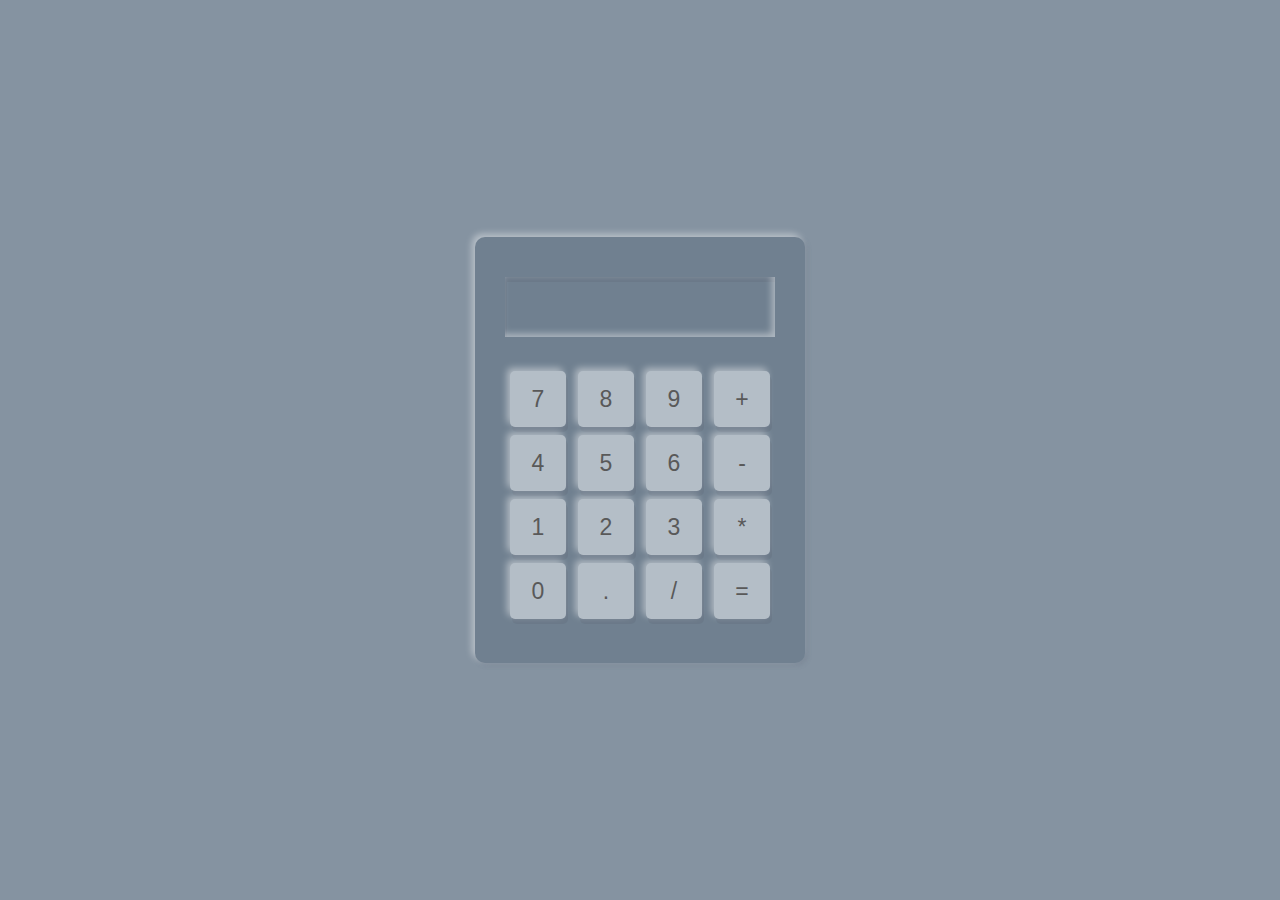
<file: Calculator JS/index.html>
<!DOCTYPE html>
<html lang="en">
  <head>
    <meta charset="UTF-8" />
    <meta name="viewport" content="width=device-width, initial-scale=1.0" />
    <title>Calculator</title>
    <link rel="stylesheet" href="style.css" />
  </head>
  <body>
    <div class="calculator">
      <form action="#" name="form">
        <div class="result">
          <input type="text" name="disp" id="disp" />
        </div>
        <div class="buttons">
          <div class="row">
            <input type="button" value="7" name="v7" onclick="val(v7.value)" />
            <input type="button" value="8" name="v8" onclick="val(v8.value)" />
            <input type="button" value="9" name="v9" onclick="val(v9.value)" />
            <input
              type="button"
              value="+"
              name="add"
              onclick="val(add.value)" />
          </div>
          <div class="row">
            <input type="button" value="4" name="v4" onclick="val(v4.value)" />
            <input type="button" value="5" name="v5" onclick="val(v5.value)" />
            <input type="button" value="6" name="v6" onclick="val(v6.value)" />
            <input
              type="button"
              value="-"
              name="sub"
              onclick="val(sub.value)" />
          </div>
          <div class="row">
            <input type="button" value="1" name="v1" onclick="val(v1.value)" />
            <input type="button" value="2" name="v2" onclick="val(v2.value)" />
            <input type="button" value="3" name="v3" onclick="val(v3.value)" />
            <input
              type="button"
              value="*"
              name="mul"
              onclick="val(mul.value)" />
          </div>
          <div class="row">
            <input type="button" value="0" name="v0" onclick="val(v0.value)" />
            <input
              type="button"
              value="."
              name="vdot"
              onclick="val(vdot.value)" />
            <input
              type="button"
              value="/"
              name="vdiv"
              onclick="val(vdiv.value)" />
            <input
              type="button"
              title="click two times to clear result"
              value="="
              name="veql"
              onclick="calculate()" />
          </div>
        </div>
      </form>
    </div>
    <script>
      function val(result) {
        form.disp.value = form.disp.value + result;
      }
      function calculate() {
        if (form.disp.value == " ") {
          alert("Please eneter a number");
        } else {
          form.disp.value = eval(form.disp.value);
        }
      }
      var btn = form.veql;
      btn.addEventListener("dblclick", function () {
        form.disp.value = ""; //when we click on equal btn the res will be clear
      });
    </script>
  </body>
</html>
</file>
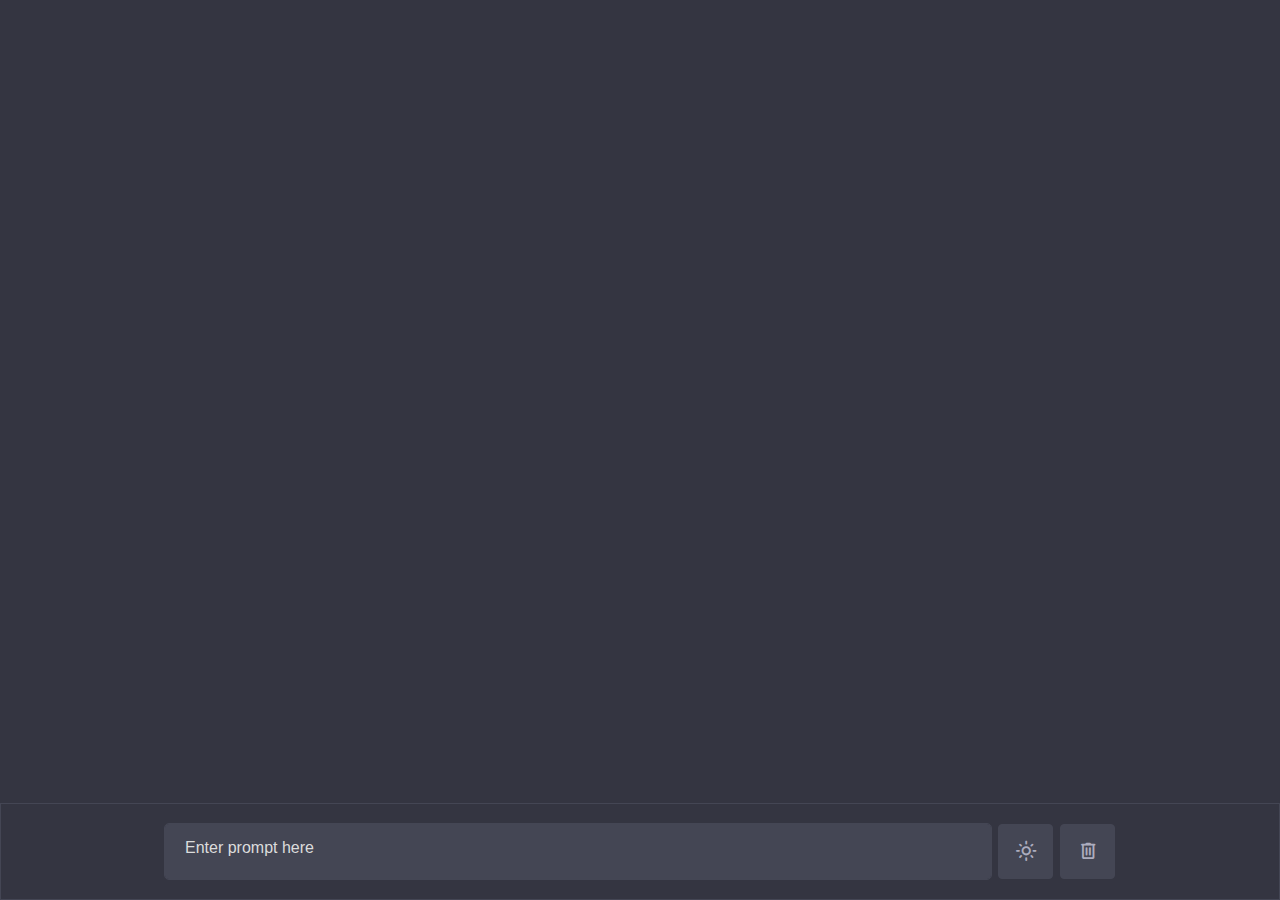
<file: ChatGPT JS/index.html>
<!DOCTYPE html>
<html lang="en">
  <head>
    <meta charset="UTF-8" />
    <meta name="viewport" content="width=device-width, initial-scale=1.0" />
    <title>Chat GTP clone</title>
    <link rel="stylesheet" href="style.css" />
    <link
      rel="stylesheet"
      href="https://fonts.googleapis.com/css2?family=Material+Symbols+Rounded:opsz,wght,FILL,GRAD@20..48,100..700,0..1,-50..200" />
    <script src="script.js" defer></script>
  </head>
  <body>
    <div class="chat-conatiner">
      <!-- <div class="chat outgoing">
        <div class="chat-content">
          <div class="chat-deatils">
            <img src="images/user.jpg" alt="user" />
            <p>
              Lorem ipsum dolor sit amet consectetur adipisicing elit. Aliquam
              vero perferendis eveniet ea odio odit modi rem, adipisci
              recusandae natus commodi molestias necessitatibus nesciunt in
              voluptates. Quos ea laudantium accusamus.
            </p>
          </div>
        </div>
      </div>
      
      </div>
      <div class="chat incoming">
        <div class="chat-content">
          <div class="chat-deatils">
            <img src="images/chatbot.jpg" alt="chatbot" />
            <div class="typing-animation">
              <div class="typing-dot" style="--delay: 0.2s"></div>
              <div class="typing-dot" style="--delay: 0.3s"></div>
              <div class="typing-dot" style="--delay: 0.4s"></div>
            </div>
          </div>
          <span class="material-symbols-rounded">content_copy</span>
        </div>
      </div> -->
    </div>

    <div class="typing-container">
      <div class="typing-content">
        <div class="typing-textarea">
          <textarea
            id="chat-input"
            placeholder="Enter prompt here"
            required></textarea>
          <span id="send-btn" class="material-symbols-rounded">send</span>
        </div>
        <div class="typing-controls">
          <span id="theme-btn" class="material-symbols-rounded"
            >light_mode</span
          >
          <span id="delete-btn" class="material-symbols-rounded">delete</span>
        </div>
      </div>
    </div>
  </body>
</html>
</file>
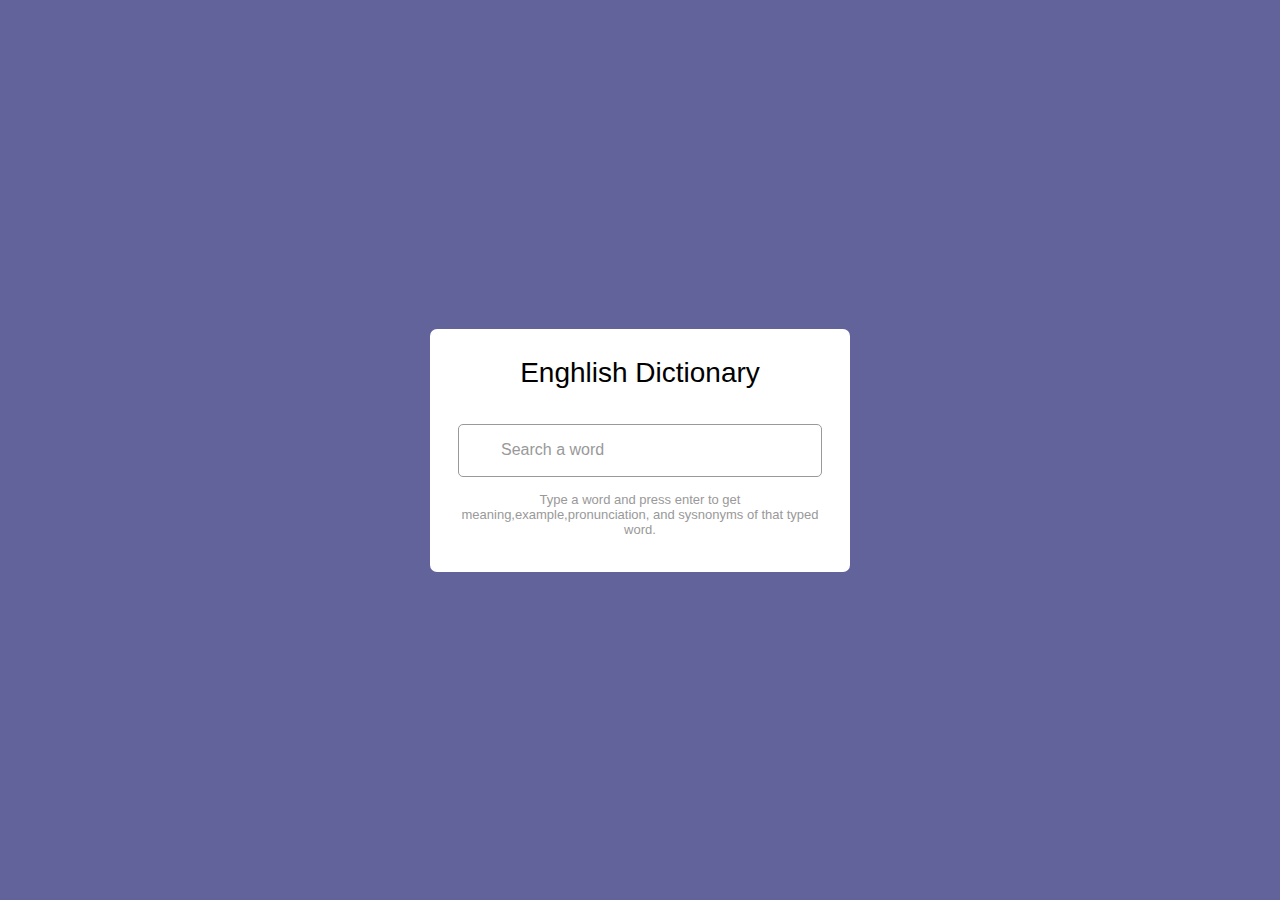
<file: Dictionary JS/index.html>
<!DOCTYPE html>
<html lang="en">
  <head>
    <meta charset="UTF-8" />
    <meta name="viewport" content="width=device-width, initial-scale=1.0" />
    <title>Dictionary</title>
    <link rel="stylesheet" href="style.css" />
    <link
      rel="stylesheet"
      href="https://fonts.googleapis.com/css2?family=Material+Icons" />
    <link
      rel="stylesheet"
      href="https://cdnjs.cloudflare.com/ajax/libs/font-awesome/6.5.2/css/all.min.css"
      integrity="sha512-SnH5WK+bZxgPHs44uWIX+LLJAJ9/2PkPKZ5QiAj6Ta86w+fsb2TkcmfRyVX3pBnMFcV7oQPJkl9QevSCWr3W6A=="
      crossorigin="anonymous"
      referrerpolicy="no-referrer" />
  </head>
  <body>
    <div class="wrapper">
      <header>Enghlish Dictionary</header>
      <div class="search">
        <input type="text" placeholder="Search a word" required />
        <i class="fas fa-search"></i>
        <span class="material-icons">close</span>
      </div>
      <p class="info-text">
        Type a word and press enter to get meaning,example,pronunciation, and
        sysnonyms of that typed word.
      </p>
      <ul>
        <li class="word">
          <div class="details">
            <p>happy</p>
            <span>___</span>
          </div>
          <i class="fas fa-volume-up"></i>
        </li>
        <div class="content">
          <li class="meaning">
            <div class="details">
              <p>Meaning</p>
              <span>___</span>
            </div>
          </li>
          <!-- <li class="example">
            <div class="details">
              <p>Example</p>
              <span>___</span>
            </div>
          </li> -->
          <!-- <li class="synonyms">
            <div class="details">
              <p>Synonyms</p>
              <div class="list"></div>
            </div>
          </li> -->
        </div>
      </ul>
    </div>
    <script src="script.js"></script>
  </body>
</html>
</file>
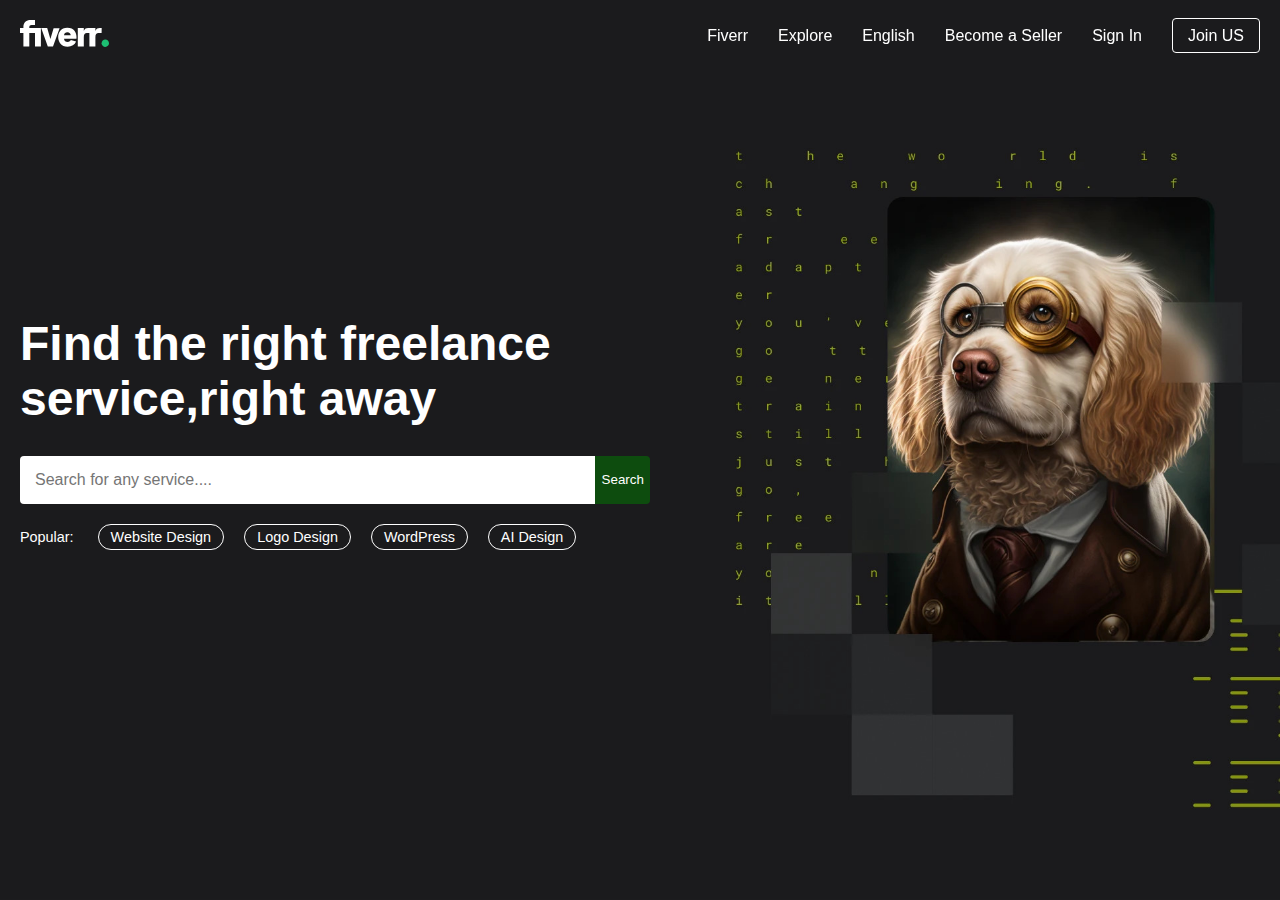
<file: Fiver like site JS/index.html>
<!DOCTYPE html>
<html lang="en">
  <head>
    <meta charset="UTF-8" />
    <meta name="viewport" content="width=device-width, initial-scale=1.0" />
    <link
      rel="stylesheet"
      href="https://cdnjs.cloudflare.com/ajax/libs/font-awesome/4.7.0/css/font-awesome.min.css" />
    <link
      rel="stylesheet"
      href="https://fonts.googleapis.com/css2?family=Material+Symbols+Outlined:opsz,wght,FILL,GRAD@20..48,100..700,0..1,-50..200" />
    <title>Fiverr Like Site</title>
    <link rel="stylesheet" href="style.css" />
  </head>
  <body>
    <header>
      <nav class="navbar">
        <a href="#" class="logo">
          <img src="images/logo.svg" alt="logo" />
        </a>
        <ul class="menu-links">
          <span id="close-menu-btn" class="material-symbols-outlined"
            >close</span
          >
          <li><a href="#">Fiverr</a></li>
          <li><a href="#">Explore</a></li>
          <li class="language-item"><a href="#">English</a></li>
          <li><a href="#">Become a Seller</a></li>
          <li><a href="#">Sign In</a></li>
          <li class="join-btn"><a href="#">Join US</a></li>
        </ul>
        <span id="hamburger-btn" class="material-symbols-outlined">menu</span>
      </nav>
    </header>
    <section class="hero-section">
      <div class="content">
        <h1>Find the right freelance service,right away</h1>
        <form action="#" class="search-form">
          <input
            type="text"
            placeholder="Search for any service...."
            required />
          <button type="submit">Search</button>
        </form>
        <div class="popular-tags">
          Popular:
          <ul class="tags">
            <li><a href="#">Website Design</a></li>
            <li><a href="#">Logo Design</a></li>
            <li><a href="#">WordPress</a></li>
            <li><a href="#">AI Design</a></li>
          </ul>
        </div>
      </div>
    </section>
    <script src="script.js"></script>
  </body>
</html>
</file>
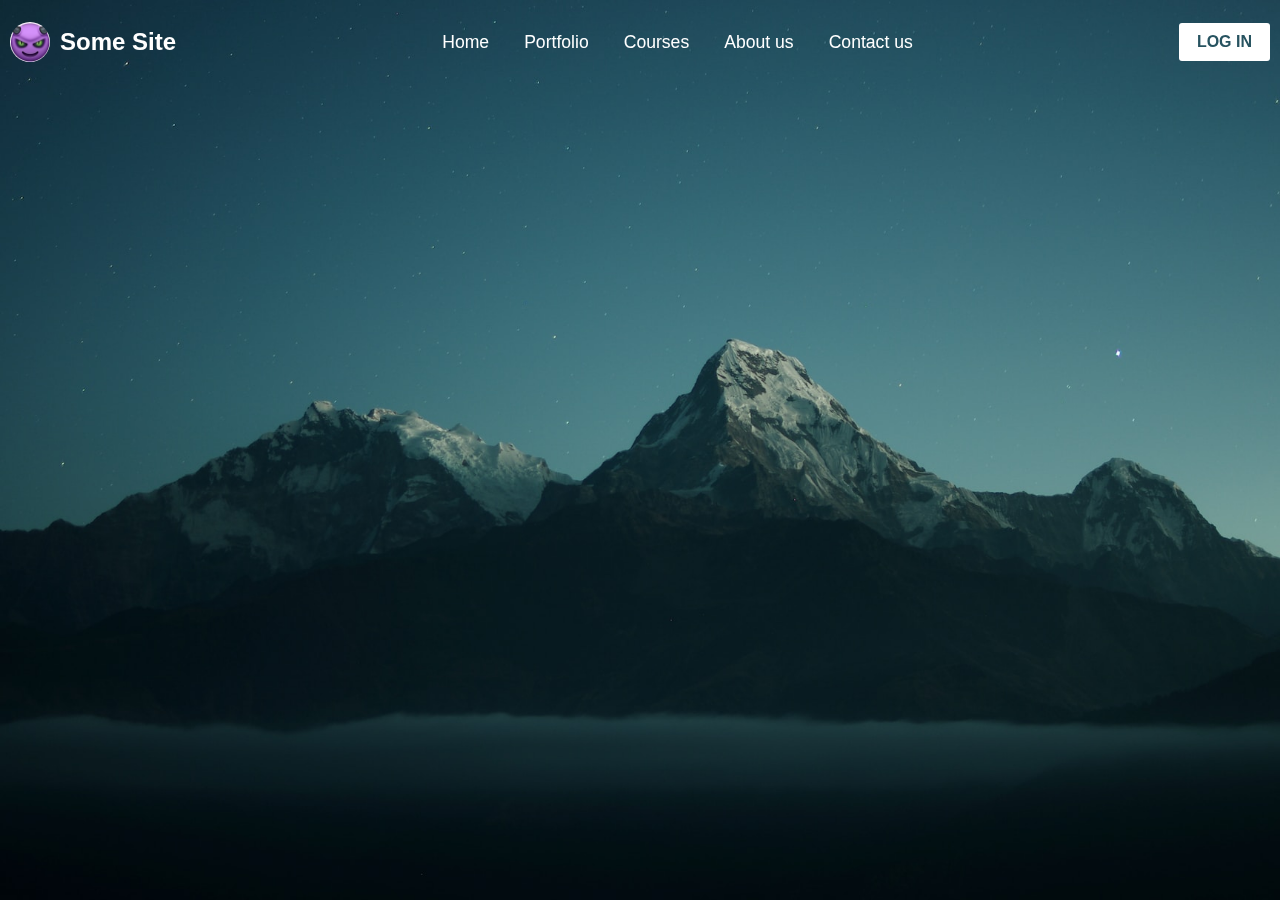
<file: Login Form/index.html>
<!DOCTYPE html>
<html lang="en">
  <head>
    <meta charset="UTF-8" />
    <meta name="viewport" content="width=device-width, initial-scale=1.0" />
    <title>Log in Form</title>
    <link rel="stylesheet" href="style.css" />
    <script src="script.js" defer></script>
  </head>
  <body>
    <header>
      <nav class="navbar">
        <a href="#" class="logo">
          <img src="images/logo.jpg" alt="logo" />
          <h2>Some Site</h2>
        </a>
        <ul class="links">
          <li><a href="#">Home</a></li>
          <li><a href="#">Portfolio</a></li>
          <li><a href="#">Courses</a></li>
          <li><a href="#">About us</a></li>
          <li><a href="#">Contact us</a></li>
        </ul>
        <button class="login-btn">LOG IN</button>
      </nav>
    </header>
    <div class="blur-bg-overlay"></div>
    <div class="form-popup">
      <span class="close-btn material-symbols-rounded">X</span>
      <div class="form-box login">
        <div class="form-details">
          <h2>Welcome Back</h2>
          <p>
            Please log in usin your personal information to stay connected with
            us
          </p>
        </div>
        <div class="form-content">
          <h2>Login</h2>
          <form action="#">
            <div class="input-field">
              <input type="text" required />
              <label>Email</label>
            </div>
            <div class="input-field">
              <input type="password" required />
              <label>Password</label>
            </div>
            <a href="#" class="forgot-pass">Forgot Password?</a>
            <button type="submit">Log In</button>
          </form>
          <div class="bottom-link">
            Don't have an account?
            <a href="#" id="signup-link">Sign up</a>
          </div>
        </div>
      </div>
      <div class="form-box signup">
        <div class="form-details">
          <h2>Create Account</h2>
          <p>Become part of our community</p>
        </div>
        <div class="form-content">
          <h2>Sign UP</h2>
          <form action="#">
            <div class="input-field">
              <input type="text" required />
              <label>Enter email</label>
            </div>
            <div class="input-field">
              <input type="password" required />
              <label>Create password</label>
            </div>
            <div class="policy-text">
              <input type="checkbox" id="policy" />
              <label for="policy">
                I agree the
                <a href="#">Terms and Conditions</a>
              </label>
            </div>
            <button type="submit">Sign Up</button>
          </form>
          <div class="bottom-link">
            Already have an account?
            <a href="#" id="login-link">Login</a>
          </div>
        </div>
      </div>
    </div>
  </body>
</html>
</file>
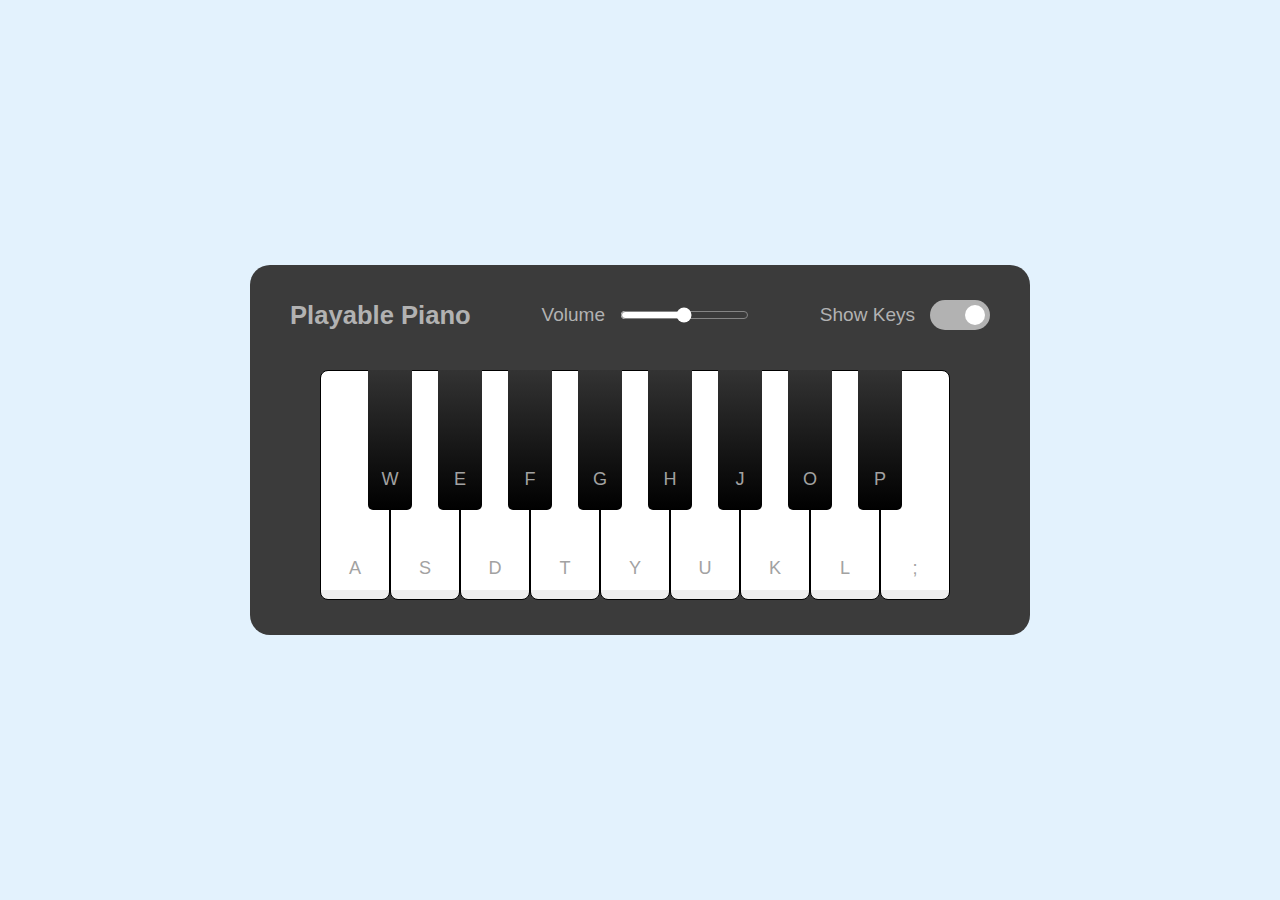
<file: Piano JS/index.html>
<!DOCTYPE html>
<html lang="en">
  <head>
    <meta charset="UTF-8" />
    <meta name="viewport" content="width=device-width, initial-scale=1.0" />
    <script src="script.js" defer></script>
    <title>Piano JS</title>
    <link rel="stylesheet" href="style.css" />
  </head>
  <body>
    <div class="wrapper">
      <header>
        <h2>Playable Piano</h2>
        <div class="column volume-slider">
          <span>Volume</span>
          <input type="range" min="0" max="1" value="0.5" step="any" />
        </div>
        <div class="column keys-checkbox">
          <span>Show Keys</span> <input type="checkbox" checked />
        </div>
      </header>
      <ul class="piano-keys">
        <li class="key white" data-key="a"><span>a</span></li>
        <li class="key black" data-key="w"><span>w</span></li>
        <li class="key white" data-key="s"><span>s</span></li>
        <li class="key black" data-key="e"><span>e</span></li>
        <li class="key white" data-key="d"><span>d</span></li>
        <li class="key black" data-key="f"><span>f</span></li>
        <li class="key white" data-key="t"><span>t</span></li>
        <li class="key black" data-key="g"><span>g</span></li>
        <li class="key white" data-key="y"><span>y</span></li>
        <li class="key black" data-key="h"><span>h</span></li>
        <li class="key white" data-key="u"><span>u</span></li>
        <li class="key black" data-key="j"><span>j</span></li>
        <li class="key white" data-key="k"><span>k</span></li>
        <li class="key black" data-key="o"><span>o</span></li>
        <li class="key white" data-key="l"><span>l</span></li>
        <li class="key black" data-key="p"><span>p</span></li>
        <li class="key white" data-key=";"><span>;</span></li>
      </ul>
    </div>
  </body>
</html>
</file>
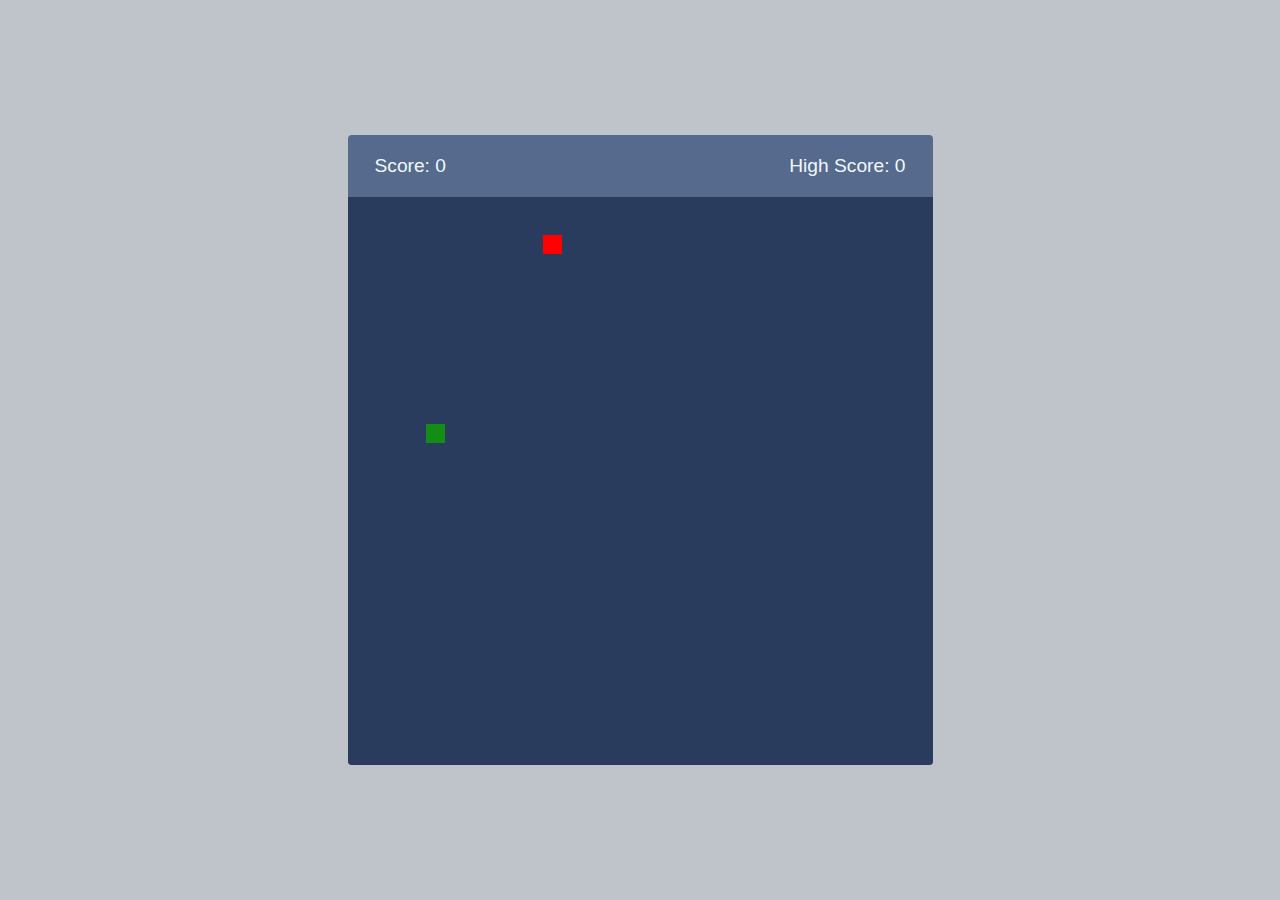
<file: Snake JS/index.html>
<!DOCTYPE html>
<html lang="en">
  <head>
    <meta charset="UTF-8" />
    <meta name="viewport" content="width=device-width, initial-scale=1.0" />
    <title>Snake Game</title>
    <link rel="stylesheet" href="style.css" />
    <script src="script.js" defer></script>
  </head>
  <body>
    <div class="wrapper">
      <div class="game-details">
        <span class="score"> Score: 0 </span>
        <span class="high-score"> High Score: 0 </span>
      </div>
      <div class="play-board"></div>
    </div>
  </body>
</html>
</file>
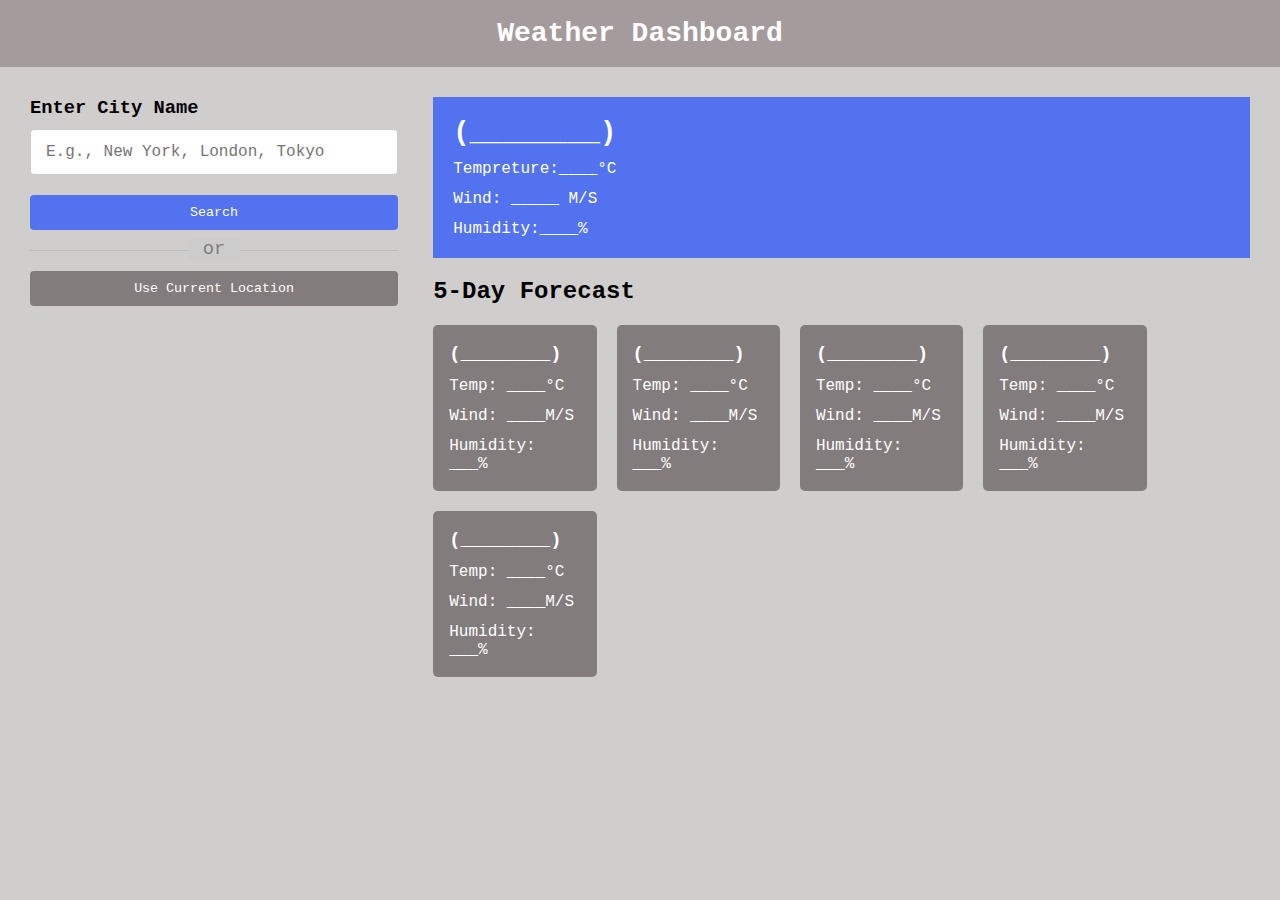
<file: Weather app JS/index.html>
<!DOCTYPE html>
<html lang="en">
  <head>
    <meta charset="UTF-8" />
    <meta name="viewport" content="width=device-width, initial-scale=1.0" />
    <title>Weather App</title>
    <link rel="stylesheet" href="style.css" />
    <script src="script.js" defer></script>
  </head>
  <body>
    <h1>Weather Dashboard</h1>
    <div class="container">
      <div class="weather-input">
        <h3>Enter City Name</h3>
        <input
          class="city-input"
          type="text"
          placeholder="E.g., New York, London, Tokyo" />
        <button class="search-btn">Search</button>
        <div class="separator"></div>
        <button class="location-btn">Use Current Location</button>
      </div>
      <div class="weather-data">
        <div class="current-weather">
          <div class="details">
            <h2>(________)</h2>
            <h4>Tempreture:____°C</h4>
            <h4>Wind: _____ M/S</h4>
            <h4>Humidity:____%</h4>
          </div>
        </div>
        <div class="days-forecast">
          <h2>5-Day Forecast</h2>
          <ul class="weather-cards">
            <li class="card">
              <h3>(________)</h3>
              <h4>Temp: ____°C</h4>
              <h4>Wind: ____M/S</h4>
              <h4>Humidity: ___%</h4>
            </li>
            <li class="card">
              <h3>(________)</h3>
              <h4>Temp: ____°C</h4>
              <h4>Wind: ____M/S</h4>
              <h4>Humidity: ___%</h4>
            </li>
            <li class="card">
              <h3>(________)</h3>
              <h4>Temp: ____°C</h4>
              <h4>Wind: ____M/S</h4>
              <h4>Humidity: ___%</h4>
            </li>
            <li class="card">
              <h3>(________)</h3>
              <h4>Temp: ____°C</h4>
              <h4>Wind: ____M/S</h4>
              <h4>Humidity: ___%</h4>
            </li>
            <li class="card">
              <h3>(________)</h3>
              <h4>Temp: ____°C</h4>
              <h4>Wind: ____M/S</h4>
              <h4>Humidity: ___%</h4>
            </li>
          </ul>
        </div>
      </div>
    </div>
  </body>
</html>
</file>
<file: Calculator JS/style.css>
* {
    margin: 0;
    padding: 0;
    user-select: none;
    box-sizing: border-box;
}

html,
body {
    height: 100%;
}

body {
    display: grid;
    place-items: center;
    background: rgba(112, 128, 144, 0.851);

}

.calculator {
    width: 330px;
    background-color: slategrey;
    padding: 40px 30px;
    border-radius: 10px;
    box-shadow: -3px -3px 7px #ffffff73,
        2px 2px 5px rgba(94, 104, 121, 0.288);
}

form .result {
    height: 60px;
    width: 100%;
    background: slategrey;
    box-shadow: inset -3px -3px 7px #ffffff73,
        inset 2px 5px rgba(94, 104, 121, 0.288);
}

.result input {
    width: 100%;
    height: 100%;
    background: none;
    border: none;
    outline: none;
    font-size: 30px;
    font-family: 'Poppins', sans-serif;
    font-weight: 500;
    padding: 0 20px;
    text-align: right;
    color: black;
    pointer-events: none;
}

form .buttons {
    text-align: center;
    padding: 30px 0 0 0;
}

.buttons input[type="button"] {
    height: 56px;
    width: 56px;
    font-size: 23px;
    margin: 4px;
    border: none;
    outline: none;
    border-radius: 5px;
    color: #595959;
    background: rgb(180, 190, 199);
    box-shadow: -3px -3px 7px #ffffff73,
        2px 5px rgba(94, 104, 121, 0.288);
}

.buttons input[type="button"]:focus {
    color: #212222;
    transform: scale(0.9);
    box-shadow: inset -3px -3px 7px #ffffff73,
        inset 2px 5px rgba(94, 104, 121, 0.288);
}
</file>
<file: ChatGPT JS/style.css>
* {
    margin: 0;
    padding: 0;
    box-sizing: border-box;
    font-family: sans-serif;
}

:root {
    --text-color: #FFFFFF;
    --icon-color: #ACACBE;
    --icon-hover-bg: #5b5e71;
    --placeholder-color: #dcdcdc;
    --outgoing-chat-bg: #343541;
    --incoming-chat-bg: #444654;
    --outgoing-chat-border: #343541;
    --incoming-chat-border: #444654;
}

.light-mode {
    --text-color: #343541;
    --icon-color: #a9a9bc;
    --icon-hover-bg: #f1f1f3;
    --placeholder-color: #6c6c6c;
    --outgoing-chat-bg: #FFFFFF;
    --incoming-chat-bg: #F7F7F8;
    --outgoing-chat-border: #FFFFFF;
    --incoming-chat-border: #D9D9E3;
}

body {
    background: var(--outgoing-chat-bg);
}

.chat-conatiner .chat {
    color: var(--text-color);
    padding: 25px 10px;
    display: flex;
    justify-content: center;
}

.chat-conatiner .chat.outgoing {
    background: var(--outgoing-chat-bg);
    border: 1px solid var(--outgoing-chat-border);
}

.chat-conatiner .chat.incoming {
    background: var(--incoming-chat-bg);
    border: 1px solid var(--incoming-chat-border);
}

.chat .chat-content {
    display: flex;
    max-width: 1200px;
    width: 100%;
    align-items: flex-start;
    justify-content: space-between;
}

.chat .chat-content span {
    font-size: 1.3rem;
    color: var(--icon-color);
    visibility: hidden;
}

.chat:hover .chat-content span {
    visibility: visible;
}

.chat .chat-details {
    display: flex;
    align-items: center;
}

.chat .chat-details img {
    width: 35px;
    height: 35px;
    align-self: flex-start;
    object-fit: cover;
    border-radius: 2px;
}

.chat-conatiner {
    max-width: 100vh;
    padding-bottom: 150px;
    overflow-y: auto;
}

.chat .chat-details p {
    white-space: pre-wrap;
    font-size: 1.05rem;
    padding: 0 50px 0 25px;
}

span.material-symbols-rounded {
    user-select: none;
    cursor: pointer;
}

.typing-animation {
    display: inline-flex;
    padding-left: 25px;
}

.typing-animation .typing-dot {
    height: 7px;
    width: 7px;
    background: var(--text-color);
    opacity: 0.7;
    margin: 0 3px;
    border-radius: 50%;
    animation: animateDots 1.5s var(--delay) infinite;
}

@keyframes animateDots {

    0%,
    44% {
        transform: translateY(0px);
    }

    22% {
        opacity: 0.4;
        transform: translateY(-6px);
    }

    44% {
        opacity: 0.2;
    }
}

.typing-container {
    position: fixed;
    bottom: 0;
    width: 100%;
    display: flex;
    padding: 20px 10px;
    justify-content: center;
    background: var(--outgoing-chat-bg);
    border: 1px solid var(--incoming-chat-border);
}

.typing-container .typing-content {
    max-width: 950px;
    width: 100%;
    display: flex;
    align-items: flex-end;
}

.typing-content .typing-textarea {
    width: 100%;
    display: flex;
    position: relative;
}

.typing-textarea textarea {
    width: 100%;
    height: 55px;
    border: none;
    resize: none;
    color: var(--text-color);
    background: var(--incoming-chat-bg);
    outline: 1px solid var(--incoming-chat-border);
    font-size: 1rem;
    border-radius: 4px;
    padding: 15px 45px 15px 20px;
}

.typing-textarea textarea::placeholder {
    color: var(--placeholder-color);
}

.typing-textarea textarea:valid~span {
    visibility: visible;
}

.typing-textarea span {
    position: absolute;
    right: 0;
    bottom: 0;
    visibility: hidden;
}

.typing-content span {
    height: 55px;
    width: 55px;
    display: flex;
    align-items: center;
    justify-content: center;
    color: var(--icon-color);
}

.typing-controls {
    display: flex;
}

.typing-controls span {
    margin-left: 7px;
    font-size: 1.4rem;
    border-radius: 4px;
    background: var(--incoming-chat-bg);
    border: 1px solid var(--incoming-chat-border);
}
</file>
<file: Dictionary JS/style.css>
* {
    margin: 0;
    padding: 0;
    box-sizing: border-box;
    font-family: sans-serif;
}

body {
    display: flex;
    align-items: center;
    justify-content: center;
    min-height: 100vh;
    background: rgba(36, 36, 116, 0.712);
}

.wrapper {
    width: 420px;
    background: #fff;
    border-radius: 7px;
    padding: 28px 28px 45px;
}

.wrapper header {
    font-size: 28px;
    font-weight: 500;
    text-align: center;
}

.wrapper .search {
    position: relative;
    margin: 35px 0 18px;
}

.search input {
    height: 53px;
    width: 100%;
    outline: none;
    padding: 0 42px;
    font-size: 16px;
    border-radius: 5px;
    border: 1px solid #999;
}

.search input::placeholder {
    color: #999;
}

.search input:focus {
    padding: 0 41px;
    border: 3px solid rgba(36, 36, 116, 0.712);
}

.search :where(i, span) {
    position: absolute;
    top: 50%;
    color: #999;
    transform: translateY(-50%);

}

.search i {
    left: 18px;
    font-size: 16px;
    pointer-events: none;
}

.search input:focus~i {
    color: rgba(36, 36, 116, 0.712);
}

.search span {
    right: 15px;
    font-size: 1;
    cursor: pointer;
    display: none;
}

.search input:valid~span {
    display: block;
}

.wrapper ul {
    height: 0;
    opacity: 0;
    overflow: hidden;
    transition: all 0.3s ease;
}

.wrapper.active ul {
    height: 303px;
    opacity: 1;
    ;
}

.wrapper.active .info-text {
    display: none;
}

.wrapper .info-text {
    font-size: 13px;
    color: #999;
    text-align: center;
    margin: -3px 0 -10px;
}

.info-text span {
    font-weight: 500;
}

.wrapper ul li {
    display: flex;
    margin-bottom: 14px;
    padding-bottom: 17px;
    border-bottom: 1px solid #ccc;
    justify-content: space-between;

}

ul li:last-child {
    margin-bottom: 0px;
    padding-bottom: 0px;
    border-bottom: 0px;
}

ul .word p {
    font-size: 22px;
    font-weight: 500;
}

ul .word span {
    font-size: 12px;
    font-weight: 500;
    color: #999;
}

ul .word i {
    cursor: pointer;
    font-size: 15px;
    color: #999;
}

.content li .details {
    padding-left: 10px;
    border-radius: 4px 0 0 4px;
    border-left: 3px solid rgba(36, 36, 116, 0.712);
}

.content li .details p {
    font-size: 18px;
    font-weight: 500;
}

.content li .details span {
    font-size: 15px;
    color: #999;
}

.synonyms .details .list {
    display: flex;
    flex-wrap: wrap;
}

.synonyms .details .list span {
    cursor: pointer;
    margin-right: 5px;
    text-decoration: underline;
}
</file>
<file: Fiver like site JS/style.css>
* {
    margin: 0;
    padding: 0;
    box-sizing: border-box;
    font-family: sans-serif;
}

body {
    background: rgba(0, 0, 0, 0.696);
}

header {
    position: fixed;
    left: 0;
    top: 0;
    width: 100%;
    padding: 20px;
}

header .navbar {
    max-width: 1400px;
    margin: 0 auto;
    display: flex;
    align-items: center;
    justify-content: space-between;
}

.navbar .menu-links {
    display: flex;
    align-items: center;
    list-style: none;
    gap: 30px;
}

.navbar .menu-links a {
    color: #fff;
    text-decoration: none;
    transition: 0.2s ease;
}

.navbar .menu-links a:hover {
    color: rgba(0, 128, 0, 0.492);
}

.navbar .menu-links .leanguage-items span {
    font-size: 1.3rem;
}

.navbar .menu-links .join-btn a {
    border: 1px solid #fff;
    border-radius: 4px;
    padding: 8px 15px;
}

.navbar .menu-links .join-btn a:hover {
    color: #fff;
    background: rgba(0, 128, 0, 0.492);
    border-color: transparent;
}

.hero-section {
    height: 100vh;
    background: url(images/hero-img.jpg);
    background-position: center;
    background-size: cover;
    display: flex;
    align-items: center;
    padding: 0 20px;
}

.hero-section .content {
    max-width: 1400px;
    margin: 0 auto 40px;
    width: 100%;
}

.hero-section .content h1 {
    color: #fff;
    font-size: 3rem;
    max-width: 630px;
}

.hero-section .search-form {
    display: flex;
    height: 48px;
    max-width: 630px;
    margin-top: 30px;
}

.hero-section .search-form input {
    width: 100%;
    height: 100%;
    outline: none;
    border: none;
    background: #fff;
    font-size: 1rem;
    padding: 0 15px;
    border-radius: 4px 0 0 4px;
}

.hero-section .search-form button {
    outline: none;
    border: none;
    background: rgba(0, 128, 0, 0.492);
    height: 100%;
    width: 60px;
    color: #fff;
    border-radius: 0 4px 4px 0;
    cursor: pointer;
}

.hero-section .popular-tags {
    display: flex;
    color: #fff;
    gap: 24px;
    font-size: 0.9rem;
    margin-top: 25px;
    font-weight: 500;
    align-items: center;

}

.hero-section .popular-tags .tags {
    list-style: none;
    display: flex;
    gap: 20px;
}

.hero-section .tags li a {
    color: #fff;
    border: 1px solid white;
    border-radius: 40px;
    padding: 4px 12px;
    text-decoration: none;
    transition: 0.2s ease;

}

.hero-section .tags li a:hover {
    color: black;
    background: #fff;
}

.navbar #hamburger-btn {
    color: #fff;
    font-size: 1.7rem;
    cursor: pointer;
    display: none;
}

.navbar #close-menu-btn {
    color: black;
    font-size: 1.7rem;
    cursor: pointer;
    position: absolute;
    right: 20px;
    top: 20px;
    display: none;
}



@media screen and (max-width:900px) {

    .navbar :is(#hamburger-btn, #close-menu-btn) {
        display: block;
    }

    .navbar .menu-links {
        background: #fff;
        height: 100vh;
        width: 100%;
        position: fixed;
        left: -300px;
        top: 0;
        display: block;
        padding: 75px 40px 0;
        max-width: 300px;
        transition: left 0.2s ease;
    }

    header .show-mobile-menu .navbar .menu-links {
        left: -500px;
    }

    .navbar .menu-links a {
        color: black;
        font-size: 1.1rem;
    }

    .navbar .menu-links .join-btn a {
        padding: 0;
    }

    .navbar .menu-links .join-btn a:hover {
        color: green;
        background: none;
    }


    .navbar .menu-links li {
        margin-bottom: 30px;
    }

    .hero-section {
        background: none;

    }

    .hero-section .content:is(h1, .search-form) {
        max-width: 100%;
    }

    .hero-section .content h1 {
        text-align: center;
        font-size: 2.5rem;
        line-height: 55px;
    }

    .hero-section .search-form {
        display: block;
        margin-top: 20px;
    }

    .hero-section .search-form button {
        width: 100%;
        margin-top: 10px;
        border-radius: 4px;
    }

    .hero-section .popular-tags {
        display: none;
    }

    .hero-section .search-form input {
        border-radius: 4px;

    }
}
</file>
<file: Login Form/style.css>
* {
    margin: 0;
    padding: 0;
    box-sizing: border-box;
    font-family: sans-serif;
}

body {
    width: 100%;
    height: 100vh;
    background: url("images/hero-bg.jpg") center / cover no-repeat;
}

header {
    position: fixed;
    width: 100%;
    left: 0;
    top: 0;
    padding: 0 10px;
}

.navbar {
    padding: 22px 0;
    display: flex;
    align-items: center;
    max-width: 1500px;
    margin: 0 auto;
    justify-content: space-between;
}

.navbar .logo {
    display: flex;
    align-items: center;
    text-decoration: none;
    gap: 10px;
}

.navbar .logo h2 {
    font-size: 1.7;
    font-weight: 600;
    color: #fff;
}

.navbar .logo img {
    width: 40px;
    border-radius: 50%;
}

.navbar .links {
    display: flex;
    list-style: none;
    gap: 35px;
}

.navbar .links a {
    color: #fff;
    text-decoration: none;
    font-size: 1.1rem;
    font-weight: 500;

}

.navbar .links a:hover {
    color: blueviolet;
}

.navbar .login-btn {
    border: none;
    outline: none;
    font-size: 1rem;
    font-weight: 600;
    padding: 10px 18px;
    border-radius: 3px;
    cursor: pointer;
    color: #275360;
    background: #fff;
}

.form-popup {
    position: fixed;
    top: 50%;
    left: 50%;
    background: #fff;
    border: 2px solid #fff;
    transform: translate(-50%, -100%);
    max-width: 720px;
    width: 100%;
    opacity: 0;
    pointer-events: none;

}

.form-popup .form-box {
    display: flex;
}

.form-box .form-details {
    max-width: 330px;
    display: flex;
    flex-direction: column;
    align-items: center;
    justify-content: center;
    text-align: center;
    width: 100%;
    padding: 0 20px;
    color: #fff;
}

.form-popup .close-btn {
    position: absolute;
    top: 12px;
    right: 12px;
    color: gray;
    cursor: pointer;
}

.form-box h2 {
    text-align: center;
    margin-bottom: 30px;
}

.form-box .form-content {
    width: 100%;
    padding: 35px;
}

form .input-field {
    height: 50px;
    width: 100%;
    margin-top: 20px;
    position: relative;
}

form .input-field input {
    width: 100%;
    height: 100%;
    outline: none;
    padding: 0 15px;
    font-size: 0.95rem;
    border-radius: 3px;
    border: 1px solid black;
}

.login .form-details {
    background: url(images/login-img.jpg);
    background-size: cover;
    background-position: center;
}

.signup .form-details {
    background: url(images/signup-img.jpg);
    background-size: cover;
    background-position: center;
}

.input-field input:is(:focus, :valid) {
    padding: 16px 15px 0;
}

form .input-field label {
    position: absolute;
    top: 50%;
    left: 15px;
    color: rgba(240, 248, 255, 0.1);
    transform: translateY(-50%);

}

.input-field input:is(:focus, :valid)~label {
    font-size: 0.75rem;
    transform: translateY(-120%);
    color: blueviolet;
}

.form-box a {
    color: blueviolet;
    text-decoration: none;
}

.form-box a:hover {
    text-decoration: underline;
}

form button {
    width: 100%;
    outline: none;
    border: none;
    font-size: 1rem;
    font-weight: 500;
    padding: 14px 0;
    border-radius: 3px;
    margin: 25px 0;
    color: #fff;
    cursor: pointer;
    background: blueviolet;

}

.form-box .forgot-pass {
    display: inline-flex;
    margin-top: 14px;
    font-size: 0.95rem;
}

form button:hover {
    background: blueviolet;
}

.form-box .bottom-link {
    text-align: center;

}

.signup .policy-text {
    display: flex;
    align-items: center;

}

.signup .policy-text input {
    width: 14px;
    height: 14px;
    margin-right: 7px;
}

.form-popup .signup,
.form-popup.show-signup .login {
    display: none;
}

.form-popup.show-signup .signup {
    display: flex;
}

.blur-bg-overlay {
    position: fixed;
    top: 0;
    left: 0;
    max-width: 720px;
    width: 100%;
    height: 100%;
    backdrop-filter: blur(5px);
    opacity: 0;
    pointer-events: none;
    transition: 0.1s ease;
}

.show-popup .blur-bg-overlay {
    opacity: 1;
    pointer-events: auto;
}

.show-popup .form-popup {
    opacity: 1;
    pointer-events: auto;
    transform: translate(-50%, -50%);
    transition: trasform 0.3s ease, opacity 0.1s;
}

@media (max-width: 950px) {
    .navbar {
        padding: 15px 0;
    }

    .navbar .logo img {
        display: none;
    }

    .navbar .logo h2 {
        font-size: 1.4rem;
    }

    .navbar .links {
        display: none;
    }

    .navbar .login-btn {
        font-size: 0.9rem;
        padding: 7px 10px;
    }

    .navbar .links {
        position: fixed;
        left: 0;
        top: 0;
        width: 100%;
        height: 100vh;
        background: #fff;
        display: block;
        padding-top: 60px;
        text-align: center;

    }

    .navbar .links a {
        color: black;
        display: inline-flex;
        margin: 20px 0;
        font-size: 1.2rem;
    }
}

@media (max-width: 760px) {
    .form-popup {
        width: 95%;
    }

    .form-box .form-details {
        display: none;
    }

    .form-box .form-content {
        padding: 30px 20px;
    }
}
</file>
<file: Piano JS/style.css>
* {
    margin: 0;
    padding: 0;
    box-sizing: border-box;
    font-family: sans-serif;
}

body {
    display: flex;
    align-items: center;
    justify-content: center;
    min-height: 100vh;
    background: #e3f2fd;
}

.wrapper {
    width: 780px;
    border-radius: 20px;
    padding: 35px 40px;
    background: rgb(59, 59, 59);
}

.wrapper header {
    color: #b2b2b2;
    display: flex;
    align-items: center;
    justify-content: space-between;
}

header h2 {
    font-size: 1.6rem;
}

header .column {
    display: flex;
    align-items: center;
}

header .column span {
    font-weight: 500;
    margin-right: 15px;
    font-size: 1.19rem;
}

.volume-slider input {
    accent-color: #fff;
    outline: none;
}

.keys-checkbox input {
    appearance: none;
    width: 60px;
    height: 30px;
    background: #b2b2b2;
    cursor: pointer;
    border-radius: 30px;
    position: relative;
    outline: none;
}

.keys-checkbox input:before {
    content: "";
    position: absolute;
    height: 20px;
    width: 20px;
    top: 50%;
    left: 5px;
    border-radius: inherit;
    background: #595858;
    transform: translateY(-50%);
    transform: all 0.3 ease;
}

.keys-checkbox input:checked::before {
    left: 35px;
    background: #fff;
}

.piano-keys {
    display: flex;
    margin-top: 40px;
    margin-left: 30px;
}

.piano-keys .key {
    cursor: pointer;
    user-select: none;
    list-style: none;
    color: #a2a2a2;
    text-transform: uppercase;
    position: relative;
}

.piano-keys .black {
    width: 44px;
    height: 140px;
    z-index: 2;
    margin: 0 -22px 0 -22px;
    border-radius: 0 0 5px 5px;
    background: linear-gradient(#333, #000);
}

.piano-keys .white {
    width: 70px;
    height: 230px;
    border-radius: 8px;
    border: 1px solid #000;
    background: linear-gradient(#fff 96%, #eee 4%);
}

.piano-keys .white.active {
    box-shadow: inset -5px 5px 20px rgba(0, 0, 0, 0.2);
    background: linear-gradient(to bottom, #fff 0%, #eee 100%)
}

.piano-keys .black.active {
    box-shadow: inset -5px 5px 10px rgba(255, 255, 255, 0.1);
    background: linear-gradient(to bottom, #000, #434343)
}

.piano-keys span {
    position: absolute;
    bottom: 20px;
    width: 100%;
    font-size: 1.13rem;
    text-align: center;
}

.piano-keys .key.hide span {
    display: none;
}
</file>
<file: Snake JS/style.css>
* {
    margin: 0;
    padding: 0;
    box-sizing: border-box;
    font-family: 'Franklin Gothic Medium', 'Arial Narrow', Arial, sans-serif;
}

body {
    display: flex;
    align-items: center;
    justify-content: center;
    min-height: 100vh;
    background: #bfc3ca;
}

.wrapper {
    width: 65vmin;
    height: 70vmin;
    display: flex;
    overflow: hidden;
    flex-direction: column;
    background: #556a8d;
    border-radius: 4px;
}

.game-details {
    color: aliceblue;
    font-size: 1.2rem;
    font-weight: 500;
    padding: 20px 27px;
    display: flex;
    justify-content: space-between;

}

.play-board {
    width: 100%;
    height: 100%;
    display: grid;
    grid-template: repeat(30, 1fr) / repeat(30, 1fr);
    background: #293c5d;
}

.play-board .food {
    background: red;
}


.play-board .head {
    background: rgb(19, 141, 19);
}
</file>
<file: Weather app JS/style.css>
* {
    margin: 0;
    padding: 0;
    box-sizing: border-box;
    font-family: 'Courier New', Courier, monospace;
}

body {
    background: rgba(130, 122, 122, 0.372);
}

h1 {
    color: white;
    padding: 18px 0;
    text-align: center;
    font-size: 1.75rem;
    background: rgba(92, 74, 74, 0.372);
}

.container {
    display: flex;
    gap: 35px;
    padding: 30px;
}

.weather-input {
    width: 550px;
}

.weather-input input {
    width: 100%;
    height: 46px;
    outline: none;
    padding: 0 15px;
    margin: 10px 0 20px 0;
    font-size: 1.07rem;
    border-radius: 4px;
    border: 1px solid #ccc;
    font-size: 1rem;
}

.weather-input .separator {
    height: 1px;
    width: 100%;
    background: #bbb;
    margin: 20px 0;
    display: flex;
    align-items: center;
    justify-content: center;
}

.weather-input .separator::before {
    content: "or";
    color: #827c7c;
    font-size: 1.18rem;
    padding: 0 15px;
    margin-top: -4px;
    background: #ccc;

}

.weather-input button {
    width: 100%;
    padding: 10px 0;
    cursor: pointer;
    outline: none;
    border: none;
    color: #fff;
    background: #5372f0;
    border-radius: 4px;

}

.weather-input .location-btn {
    background: #827c7c;
}

.weather-data {
    width: 100%;
}

.current-weather {
    background: #5372f0;
    padding: 20px 70px 20px;
    color: #fff;
    background: #5372f0;
    display: flex;
    justify-content: space-between;
}

.current-weather h2 {
    font-size: 1.7rem;
}

.weather-data h4 {
    margin-top: 12px;
    font-size: 1rem;
    font-weight: 500;
}

.current-weather .icon img {
    max-width: 120px;
    margin-top: -15px;
}

.current-weather .icon {
    text-align: center;
}

.current-weather .icon h4 {
    margin-top: -10px;
    text-transform: capitalize;
}

.days-forecast h2 {
    font-size: 1.5rem;
    margin: 20px 0;
}

.weather-cards {
    display: flex;
    gap: 20px;
}

.weather-cards .card {
    list-style: none;
    color: #fff;
    padding: 18px 16px;
    border-radius: 5px;
    background: #827c7c;
    width: calc(100% / 5);
}

.weather-cards .card img {
    max-width: 70px;
    margin: 5px 0 -12px 0;
}

@media (max-width: 1400px) {
    .weather-data .current-weather {
        padding: 20px;
    }

    .weather-cards {
        flex-wrap: wrap;
    }

    .weather-cards .card {
        width: calc(100%/ 4 -15px);
    }
}


@media (max-width: 1200px) {
    .weather-cards .card {
        width: calc(100% / 3 - 15px);
    }
}

@media (max-width: 950px) {
    .weather-input {
        width: 450px;
    }

    .weather-cards .card {
        width: calc(100% /2 -10px);
    }
}

@media (max-width: 750px) {
    .container {
        flex-wrap: wrap;
        padding: 15px;
    }

    .weather-input {
        width: 100%;
    }
}
</file>
